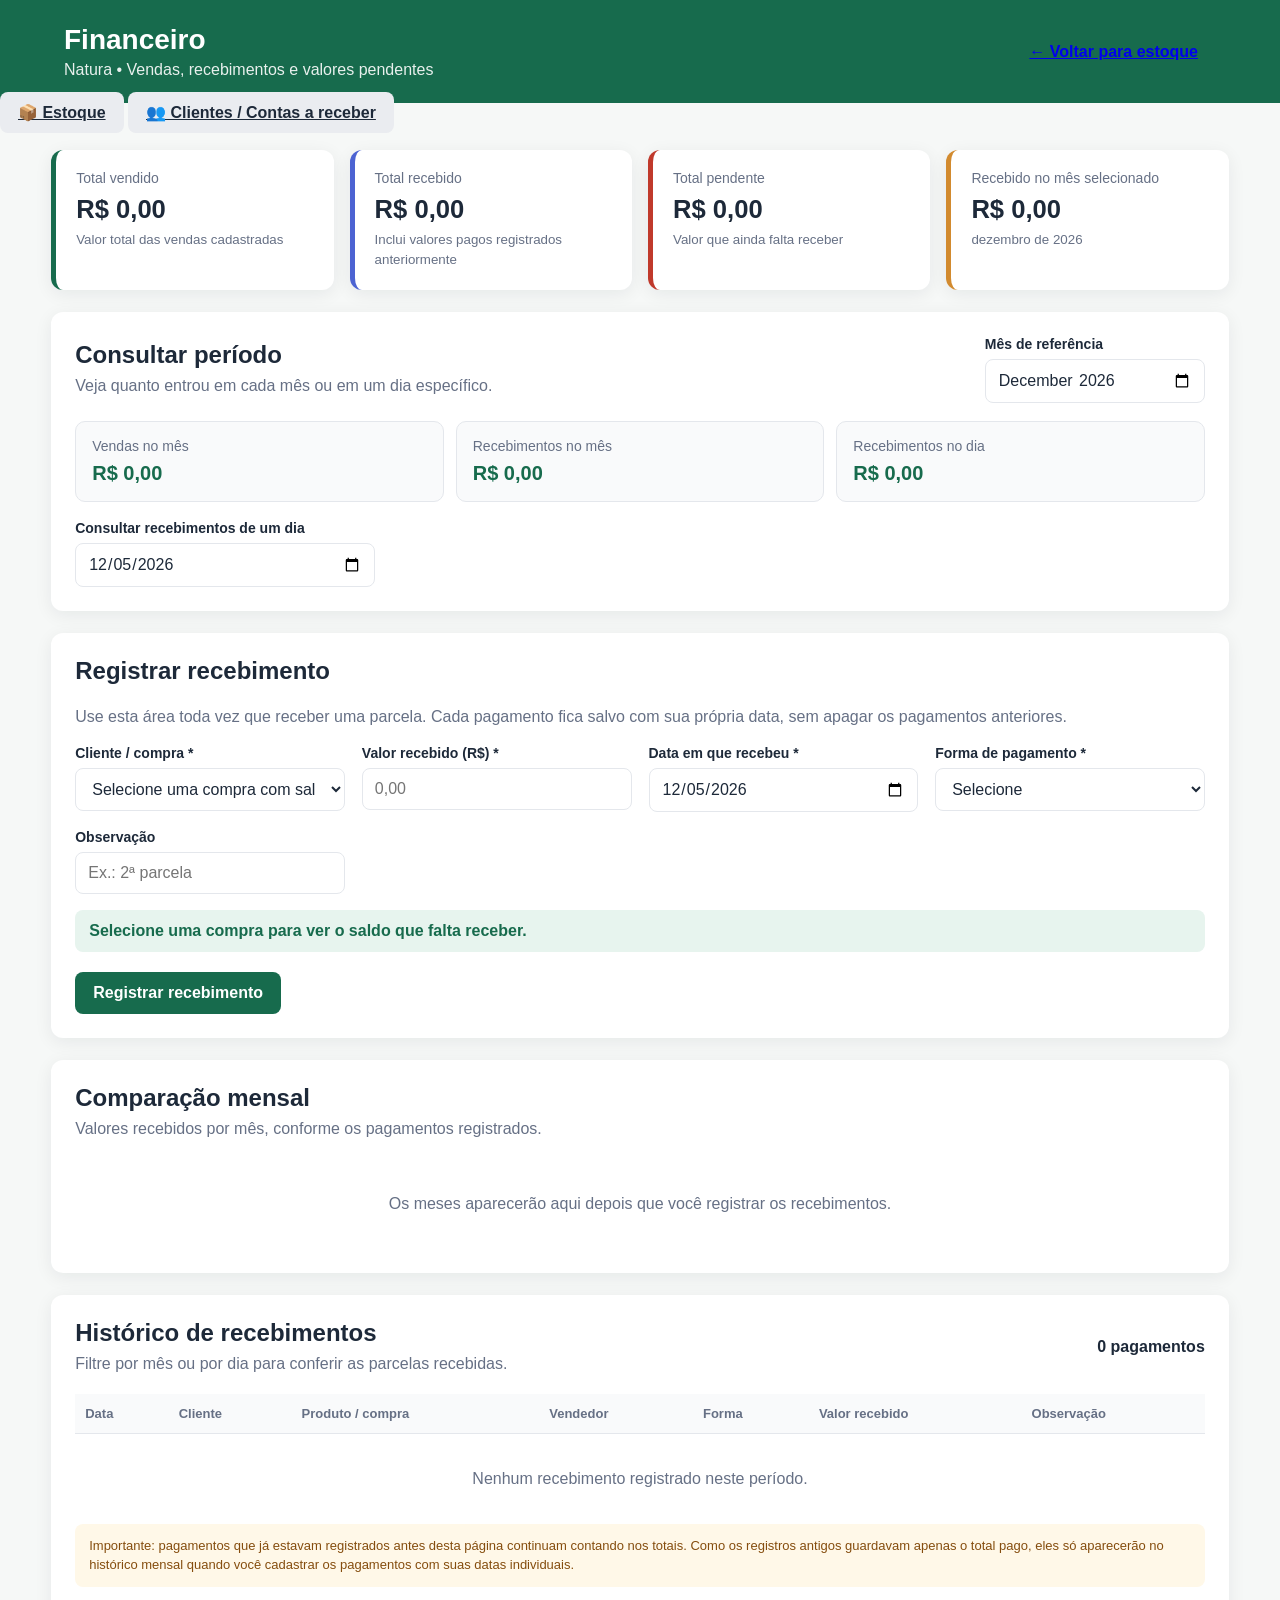
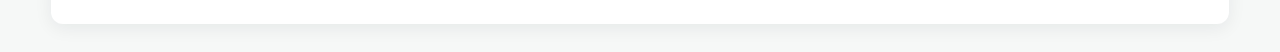
<file: financeiro.html>
<!DOCTYPE html>
<html lang="pt-BR">
<head>
  <meta charset="UTF-8">
  <meta name="viewport" content="width=device-width, initial-scale=1.0">
  <title>Financeiro | Controle Natura</title>
  <link rel="stylesheet" href="style.css">
  <link rel="stylesheet" href="financeiro.css">
</head>
<body>
  <header class="topo">
    <div>
      <h1>Financeiro</h1>
      <p>Natura • Vendas, recebimentos e valores pendentes</p>
    </div>
    <div class="acoes-topo">
      <a class="btn btn-topo" href="index.html">← Voltar para estoque</a>
    </div>
  </header>

  <nav class="navegacao-app" aria-label="Navegação do sistema">
    <a class="btn secundario" href="index.html">📦 Estoque</a>
    <a class="btn secundario" href="clientes.html">👥 Clientes / Contas a receber</a>
  </nav>

  <main class="container">
    <section class="resumo resumo-financeiro">
      <div class="card financeiro-vendido"><span>Total vendido</span><strong id="totalVendido">R$ 0,00</strong><small>Valor total das vendas cadastradas</small></div>
      <div class="card financeiro-recebido"><span>Total recebido</span><strong id="totalRecebido">R$ 0,00</strong><small>Inclui valores pagos registrados anteriormente</small></div>
      <div class="card financeiro-pendente"><span>Total pendente</span><strong id="totalPendente">R$ 0,00</strong><small>Valor que ainda falta receber</small></div>
      <div class="card financeiro-mes"><span>Recebido no mês selecionado</span><strong id="recebidoMes">R$ 0,00</strong><small id="mesSelecionadoTexto">Mês atual</small></div>
    </section>

    <section class="painel">
      <div class="titulo-financeiro">
        <div><h2>Consultar período</h2><p>Veja quanto entrou em cada mês ou em um dia específico.</p></div>
        <div class="campo filtro-mes"><label for="filtroMes">Mês de referência</label><input id="filtroMes" type="month"></div>
      </div>
      <div class="resumo-periodo">
        <div><span>Vendas no mês</span><strong id="vendasMes">R$ 0,00</strong></div>
        <div><span>Recebimentos no mês</span><strong id="recebimentosMesDetalhe">R$ 0,00</strong></div>
        <div><span>Recebimentos no dia</span><strong id="recebimentosDia">R$ 0,00</strong></div>
      </div>
      <div class="campo filtro-dia"><label for="filtroDia">Consultar recebimentos de um dia</label><input id="filtroDia" type="date"></div>
    </section>

    <section class="painel">
      <h2>Registrar recebimento</h2>
      <p class="texto-ajuda">Use esta área toda vez que receber uma parcela. Cada pagamento fica salvo com sua própria data, sem apagar os pagamentos anteriores.</p>
      <form id="formRecebimento">
        <div class="grid-form">
          <div class="campo campo-largo"><label for="compraRecebimento">Cliente / compra *</label><select id="compraRecebimento" required><option value="">Selecione uma compra com saldo pendente</option></select></div>
          <div class="campo"><label for="valorRecebimento">Valor recebido (R$) *</label><input id="valorRecebimento" type="number" min="0.01" step="0.01" required placeholder="0,00"></div>
          <div class="campo"><label for="dataRecebimento">Data em que recebeu *</label><input id="dataRecebimento" type="date" required></div>
          <div class="campo"><label for="formaRecebimento">Forma de pagamento *</label><select id="formaRecebimento" required><option value="">Selecione</option><option>Pix</option><option>Dinheiro</option><option>Cartão de crédito</option><option>Cartão de débito</option><option>Boleto</option><option>Transferência</option><option>Outro</option></select></div>
          <div class="campo"><label for="observacaoRecebimento">Observação</label><input id="observacaoRecebimento" type="text" placeholder="Ex.: 2ª parcela"></div>
        </div>
        <div id="saldoCompraSelecionada" class="saldo-compra">Selecione uma compra para ver o saldo que falta receber.</div>
        <div class="acoes-form"><button class="btn principal" type="submit">Registrar recebimento</button></div>
      </form>
    </section>

    <section class="painel">
      <div class="titulo-financeiro"><div><h2>Comparação mensal</h2><p>Valores recebidos por mês, conforme os pagamentos registrados.</p></div></div>
      <div id="comparacaoMensal" class="comparacao-mensal"></div>
    </section>

    <section class="painel">
      <div class="titulo-financeiro"><div><h2>Histórico de recebimentos</h2><p>Filtre por mês ou por dia para conferir as parcelas recebidas.</p></div><strong id="contadorRecebimentos">0 pagamentos</strong></div>
      <div class="tabela-responsiva"><table class="tabela-financeiro"><thead><tr><th>Data</th><th>Cliente</th><th>Produto / compra</th><th>Vendedor</th><th>Forma</th><th>Valor recebido</th><th>Observação</th></tr></thead><tbody id="tabelaRecebimentos"></tbody></table></div>
      <p id="mensagemRecebimentosVazia" class="mensagem-vazia">Nenhum recebimento registrado neste período.</p>
      <p class="aviso-historico">Importante: pagamentos que já estavam registrados antes desta página continuam contando nos totais. Como os registros antigos guardavam apenas o total pago, eles só aparecerão no histórico mensal quando você cadastrar os pagamentos com suas datas individuais.</p>
    </section>
  </main>
  <script src="financeiro.js"></script>
</body>
</html>
</file>
<file: style.css>
* {
  box-sizing: border-box;
}

:root {
  --verde: #176b4d;
  --verde-claro: #e7f4ee;
  --rosa: #c83f72;
  --vermelho: #c0392b;
  --cinza: #667085;
  --borda: #e4e7ec;
  --fundo: #f6f8f7;
  --branco: #ffffff;
  --texto: #1d2939;
  --sombra: 0 4px 18px rgba(16, 24, 40, 0.07);
}

body {
  margin: 0;
  font-family: Arial, Helvetica, sans-serif;
  color: var(--texto);
  background: var(--fundo);
}

.topo {
  background: var(--verde);
  color: white;
  padding: 24px 5%;
  display: flex;
  align-items: center;
  justify-content: space-between;
  gap: 24px;
}

.topo h1 {
  margin: 0 0 5px;
  font-size: 28px;
}

.topo p {
  margin: 0;
  opacity: 0.9;
}

.comissao-padrao {
  display: flex;
  align-items: end;
  gap: 8px;
  flex-wrap: wrap;
}

.comissao-padrao label {
  width: 100%;
  font-size: 13px;
}

.comissao-padrao input {
  width: 100px;
}

input, select, button {
  font: inherit;
}

input, select {
  width: 100%;
  padding: 11px 12px;
  border: 1px solid var(--borda);
  border-radius: 8px;
  background: white;
  color: var(--texto);
  outline: none;
}

input:focus, select:focus {
  border-color: var(--verde);
  box-shadow: 0 0 0 3px rgba(23, 107, 77, 0.10);
}

.comissao-padrao input {
  padding: 10px;
}

.comissao-padrao button {
  padding: 10px 14px;
  border: 0;
  border-radius: 8px;
  cursor: pointer;
  background: white;
  color: var(--verde);
  font-weight: bold;
}

.container {
  width: min(1400px, 92%);
  margin: 28px auto;
}

.resumo {
  display: grid;
  grid-template-columns: repeat(4, 1fr);
  gap: 16px;
  margin-bottom: 22px;
}

.card {
  background: var(--branco);
  border-radius: 12px;
  padding: 20px;
  box-shadow: var(--sombra);
  border-left: 5px solid var(--verde);
}

.card span {
  display: block;
  color: var(--cinza);
  font-size: 14px;
  margin-bottom: 8px;
}

.card strong {
  font-size: 23px;
}

.card.entrada {
  border-left-color: #218c62;
}

.card.saida {
  border-left-color: var(--vermelho);
}

.card.saldo {
  border-left-color: #4c63d2;
}

.card.comissao {
  border-left-color: var(--rosa);
}

.painel {
  background: var(--branco);
  padding: 24px;
  border-radius: 12px;
  box-shadow: var(--sombra);
  margin-bottom: 22px;
}

.painel h2 {
  margin-top: 0;
  margin-bottom: 20px;
}

.grid-form {
  display: grid;
  grid-template-columns: repeat(4, 1fr);
  gap: 17px;
}

.campo label {
  display: block;
  font-size: 14px;
  font-weight: bold;
  margin-bottom: 7px;
}

.campo small {
  display: block;
  color: var(--cinza);
  margin-top: 5px;
  font-size: 12px;
}

.acoes-form {
  display: flex;
  gap: 10px;
  margin-top: 20px;
}

.btn {
  border: 0;
  border-radius: 8px;
  padding: 12px 18px;
  cursor: pointer;
  font-weight: bold;
}

.btn.principal {
  background: var(--verde);
  color: white;
}

.btn.principal:hover {
  filter: brightness(0.92);
}

.btn.secundario {
  background: #eaecf0;
  color: var(--texto);
}

.oculto {
  display: none !important;
}

.cabecalho-tabela {
  display: flex;
  justify-content: space-between;
  gap: 20px;
  align-items: end;
  margin-bottom: 18px;
}

.cabecalho-tabela h2 {
  margin-bottom: 4px;
}

.cabecalho-tabela p {
  margin: 0;
  color: var(--cinza);
}

.filtros {
  display: flex;
  gap: 8px;
  width: min(650px, 100%);
}

.tabela-wrapper {
  overflow-x: auto;
}

table {
  width: 100%;
  border-collapse: collapse;
  min-width: 1050px;
}

th, td {
  text-align: left;
  padding: 13px 10px;
  border-bottom: 1px solid var(--borda);
  vertical-align: middle;
}

th {
  background: #f9fafb;
  font-size: 13px;
  color: var(--cinza);
}

td {
  font-size: 14px;
}

.valor-entrada {
  color: #16855b;
  font-weight: bold;
}

.valor-saida {
  color: var(--vermelho);
  font-weight: bold;
}

.badge {
  display: inline-block;
  padding: 5px 9px;
  border-radius: 20px;
  font-size: 12px;
  font-weight: bold;
}

.badge.entrada {
  background: var(--verde-claro);
  color: var(--verde);
}

.badge.saida {
  background: #fdecea;
  color: var(--vermelho);
}

.comissao-info {
  line-height: 1.5;
}

.comissao-info strong {
  display: block;
}

.tag-porcentagem {
  display: inline-block;
  background: #eef2ff;
  color: #3447a9;
  padding: 3px 7px;
  border-radius: 6px;
  font-size: 12px;
  font-weight: bold;
}

.botoes {
  display: flex;
  gap: 6px;
}

.btn-editar, .btn-excluir {
  border: 0;
  border-radius: 7px;
  padding: 7px 9px;
  cursor: pointer;
  font-size: 12px;
  font-weight: bold;
}

.btn-editar {
  background: #eef2ff;
  color: #3447a9;
}

.btn-excluir {
  background: #fff0ee;
  color: var(--vermelho);
}

.vazio {
  padding: 35px;
  text-align: center;
  color: var(--cinza);
}

footer {
  text-align: center;
  color: var(--cinza);
  padding: 10px 20px 30px;
  font-size: 13px;
}

@media (max-width: 1000px) {
  .resumo {
    grid-template-columns: repeat(2, 1fr);
  }

  .grid-form {
    grid-template-columns: repeat(2, 1fr);
  }

  .topo {
    align-items: flex-start;
    flex-direction: column;
  }

  .comissao-padrao {
    width: 100%;
  }
}

@media (max-width: 650px) {
  .resumo,
  .grid-form {
    grid-template-columns: 1fr;
  }

  .painel {
    padding: 17px;
  }

  .cabecalho-tabela,
  .filtros {
    flex-direction: column;
    align-items: stretch;
  }

  .filtros {
    width: 100%;
  }

  .topo h1 {
    font-size: 23px;
  }
}

.card.estoque {
  border-left-color: #7b61a8;
}

.card.produtos {
  border-left-color: #d28a2e;
}

.alerta-estoque {
  color: #b54708;
  background: #fff4e5;
  padding: 5px 8px;
  border-radius: 15px;
  font-size: 12px;
  font-weight: bold;
  display: inline-block;
}

.estoque-ok {
  color: #176b4d;
  background: #e7f4ee;
  padding: 5px 8px;
  border-radius: 15px;
  font-size: 12px;
  font-weight: bold;
  display: inline-block;
}

.estoque-zerado {
  color: #c0392b;
  background: #fdecea;
  padding: 5px 8px;
  border-radius: 15px;
  font-size: 12px;
  font-weight: bold;
  display: inline-block;
}

/* ==================== IMPORTAÇÃO POR PRINT ==================== */

.btn-importar {
  white-space: nowrap;
}

.modal {
  position: fixed;
  inset: 0;
  background: rgba(16, 24, 40, 0.62);
  display: flex;
  align-items: center;
  justify-content: center;
  padding: 20px;
  z-index: 1000;
}

.modal-conteudo {
  width: min(1100px, 100%);
  max-height: 90vh;
  overflow: auto;
  background: var(--branco);
  border-radius: 14px;
  box-shadow: 0 20px 60px rgba(16, 24, 40, 0.25);
  padding: 24px;
}

.modal-cabecalho {
  display: flex;
  justify-content: space-between;
  align-items: flex-start;
  gap: 20px;
  margin-bottom: 18px;
}

.modal-cabecalho h2 {
  margin: 0 0 5px;
}

.modal-cabecalho p {
  margin: 0;
  color: var(--cinza);
}

.fechar-modal {
  border: 0;
  background: transparent;
  font-size: 30px;
  line-height: 1;
  cursor: pointer;
  color: var(--cinza);
}

.progresso-ocr {
  margin-bottom: 18px;
}

.barra-progresso {
  height: 9px;
  background: #eaecf0;
  border-radius: 20px;
  overflow: hidden;
  margin-bottom: 8px;
}

.barra-progresso span {
  display: block;
  width: 0;
  height: 100%;
  background: var(--verde);
  transition: width 0.2s ease;
}

#textoProgressoOCR {
  color: var(--cinza);
  font-size: 13px;
}

.tabela-importacao {
  min-width: 850px;
}

.tabela-importacao input[type="checkbox"] {
  width: auto;
}

.campo-importacao {
  min-width: 180px;
  padding: 8px 9px;
  border-radius: 7px;
}

.campo-importacao.curto {
  min-width: 100px;
}

.campo-importacao.numero {
  min-width: 85px;
}

.produto-existente {
  display: block;
  margin-top: 5px;
  color: #b54708;
  font-size: 11px;
  font-weight: bold;
}

.acoes-modal {
  display: flex;
  justify-content: flex-end;
  gap: 10px;
  margin-top: 20px;
}

@media (max-width: 650px) {
  .modal-conteudo {
    padding: 17px;
  }

  .acoes-modal {
    flex-direction: column;
  }

  .acoes-modal .btn {
    width: 100%;
  }

  .btn-importar {
    width: 100%;
  }
}

/* ==================== PAGAMENTOS E EXPORTAÇÃO ==================== */
.pagamento-info {
  line-height: 1.35;
  min-width: 145px;
}

.pagamento-info strong {
  display: inline-block;
  margin-bottom: 2px;
}

.pagamento-info small {
  color: var(--cinza);
}

.filtros .exportar {
  white-space: nowrap;
  padding: 11px 13px;
}

.btn.exportar.excel {
  background: #1f7a4d;
  color: white;
}

.btn.exportar.pdf {
  background: #b42318;
  color: white;
}

@media (max-width: 1100px) {
  .filtros {
    flex-wrap: wrap;
  }
}

/* ==================== IMPORTAÇÃO / TOTAL DO ESTOQUE ==================== */
.destino-importacao {
  display: flex;
  align-items: center;
  gap: 10px;
  padding: 13px 15px;
  margin-bottom: 16px;
  background: #f9fafb;
  border: 1px solid var(--borda);
  border-radius: 10px;
  flex-wrap: wrap;
}

.destino-importacao label {
  margin: 0;
}

.destino-importacao select {
  width: 190px;
}

.destino-importacao small {
  width: 100%;
  color: var(--cinza);
  font-size: 12px;
}

.total-importacao {
  display: block;
  margin-top: 5px;
  color: var(--verde);
  font-weight: bold;
  font-size: 12px;
}

.total-tabela td {
  background: #f9fafb;
  border-top: 2px solid var(--borda);
  font-size: 14px;
}

.total-tabela td strong {
  font-size: 15px;
}

@media (max-width: 650px) {
  .destino-importacao {
    align-items: stretch;
    flex-direction: column;
  }

  .destino-importacao select {
    width: 100%;
  }
}


.col-lancamento-importacao.oculto { display: none; }
.descricao-importacao { display: block; margin-top: 3px; font-size: 10px; opacity: .75; }
.tabela-importacao td { vertical-align: top; }
.tabela-importacao strong { white-space: nowrap; }


/* Ajustes para quantidade e botão Salvar na importação */
.tabela-importacao input.numero { min-width: 70px; }
.acoes-modal .btn { min-width: 160px; }


/* Ajustes V5 */
.col-selecao {
  width: 42px;
  text-align: center !important;
}

.col-selecao input {
  width: auto;
  cursor: pointer;
}

.total-painel {
  margin-top: 18px;
  padding: 15px 18px;
  border-radius: 10px;
  background: var(--verde-claro);
  display: flex;
  justify-content: space-between;
  align-items: center;
  gap: 15px;
}

.total-painel span {
  font-weight: bold;
  color: var(--verde);
}

.total-painel strong {
  font-size: 20px;
  color: var(--verde);
}

.modal-edicao-massa {
  max-width: 900px;
}

tfoot th {
  background: #eef7f2;
  color: var(--verde);
}


/* A aba de Lançamentos foi retirada da interface, mantendo a estrutura interna
   para preservar os cálculos e a compatibilidade com os dados já salvos. */
.painel-lancamentos-oculto {
  display: none !important;
}

.btn-vendido {
  background: #176b4d;
  color: #fff;
  border: 0;
  border-radius: 6px;
  padding: 7px 10px;
  cursor: pointer;
  font-weight: 600;
}
.btn-vendido:hover {
  filter: brightness(0.95);
}
</file>
<file: financeiro.css>
.resumo-financeiro { grid-template-columns: repeat(4, minmax(0, 1fr)); }
.resumo-financeiro .card { min-width: 0; }
.resumo-financeiro .card strong { display:block; font-size:clamp(20px, 2vw, 28px); margin:9px 0 6px; overflow-wrap:anywhere; }
.resumo-financeiro .card small, .texto-ajuda, .titulo-financeiro p { color:var(--cinza); line-height:1.5; }
.financeiro-vendido { border-left-color:var(--verde); }
.financeiro-recebido { border-left-color:#4c63d2; }
.financeiro-pendente { border-left-color:var(--vermelho); }
.financeiro-mes { border-left-color:#d28a2e; }
.titulo-financeiro { display:flex; align-items:center; justify-content:space-between; gap:16px; flex-wrap:wrap; margin-bottom:18px; }
.titulo-financeiro h2 { margin-bottom:5px; }
.titulo-financeiro p { margin:0; }
.filtro-mes { width:min(220px,100%); }
.filtro-dia { width:min(300px,100%); margin-top:18px; }
.resumo-periodo { display:grid; grid-template-columns:repeat(3,minmax(0,1fr)); gap:12px; }
.resumo-periodo > div { background:#f9fafb; border:1px solid var(--borda); border-radius:10px; padding:16px; }
.resumo-periodo span { display:block; color:var(--cinza); font-size:14px; margin-bottom:8px; }
.resumo-periodo strong { font-size:20px; color:var(--verde); }
.saldo-compra { background:var(--verde-claro); color:var(--verde); padding:12px 14px; border-radius:8px; margin-top:16px; font-weight:600; }
.comparacao-mensal { display:grid; gap:14px; }
.mes-barra { display:grid; grid-template-columns:110px minmax(50px,1fr) 130px; align-items:center; gap:12px; }
.mes-barra-label { color:var(--texto); font-size:14px; }
.mes-barra-trilho { background:#edf0ee; border-radius:999px; height:14px; overflow:hidden; }
.mes-barra-preenchimento { background:var(--verde); height:100%; border-radius:999px; min-width:0; }
.mes-barra-valor { text-align:right; font-weight:bold; font-size:14px; }
.tabela-responsiva { overflow-x:auto; }
.tabela-financeiro { width:100%; border-collapse:collapse; min-width:780px; }
.tabela-financeiro th,.tabela-financeiro td { padding:12px 10px; border-bottom:1px solid var(--borda); text-align:left; }
.tabela-financeiro th { color:var(--cinza); font-size:13px; background:#f9fafb; }
.tabela-financeiro td:last-child { max-width:220px; overflow-wrap:anywhere; }
.tabela-financeiro .valor { color:var(--verde); font-weight:bold; white-space:nowrap; }
.mensagem-vazia { text-align:center; padding:20px; color:var(--cinza); }
.aviso-historico { background:#fff8e8; color:#854d0e; border-radius:8px; padding:12px 14px; font-size:13px; line-height:1.5; margin-top:16px; }
@media(max-width:900px) { .resumo-financeiro { grid-template-columns:repeat(2,minmax(0,1fr)); } }
@media(max-width:600px) { .resumo-financeiro,.resumo-periodo { grid-template-columns:1fr; } .mes-barra { grid-template-columns:85px minmax(40px,1fr); } .mes-barra-valor { grid-column:2; text-align:left; } }
</file>
